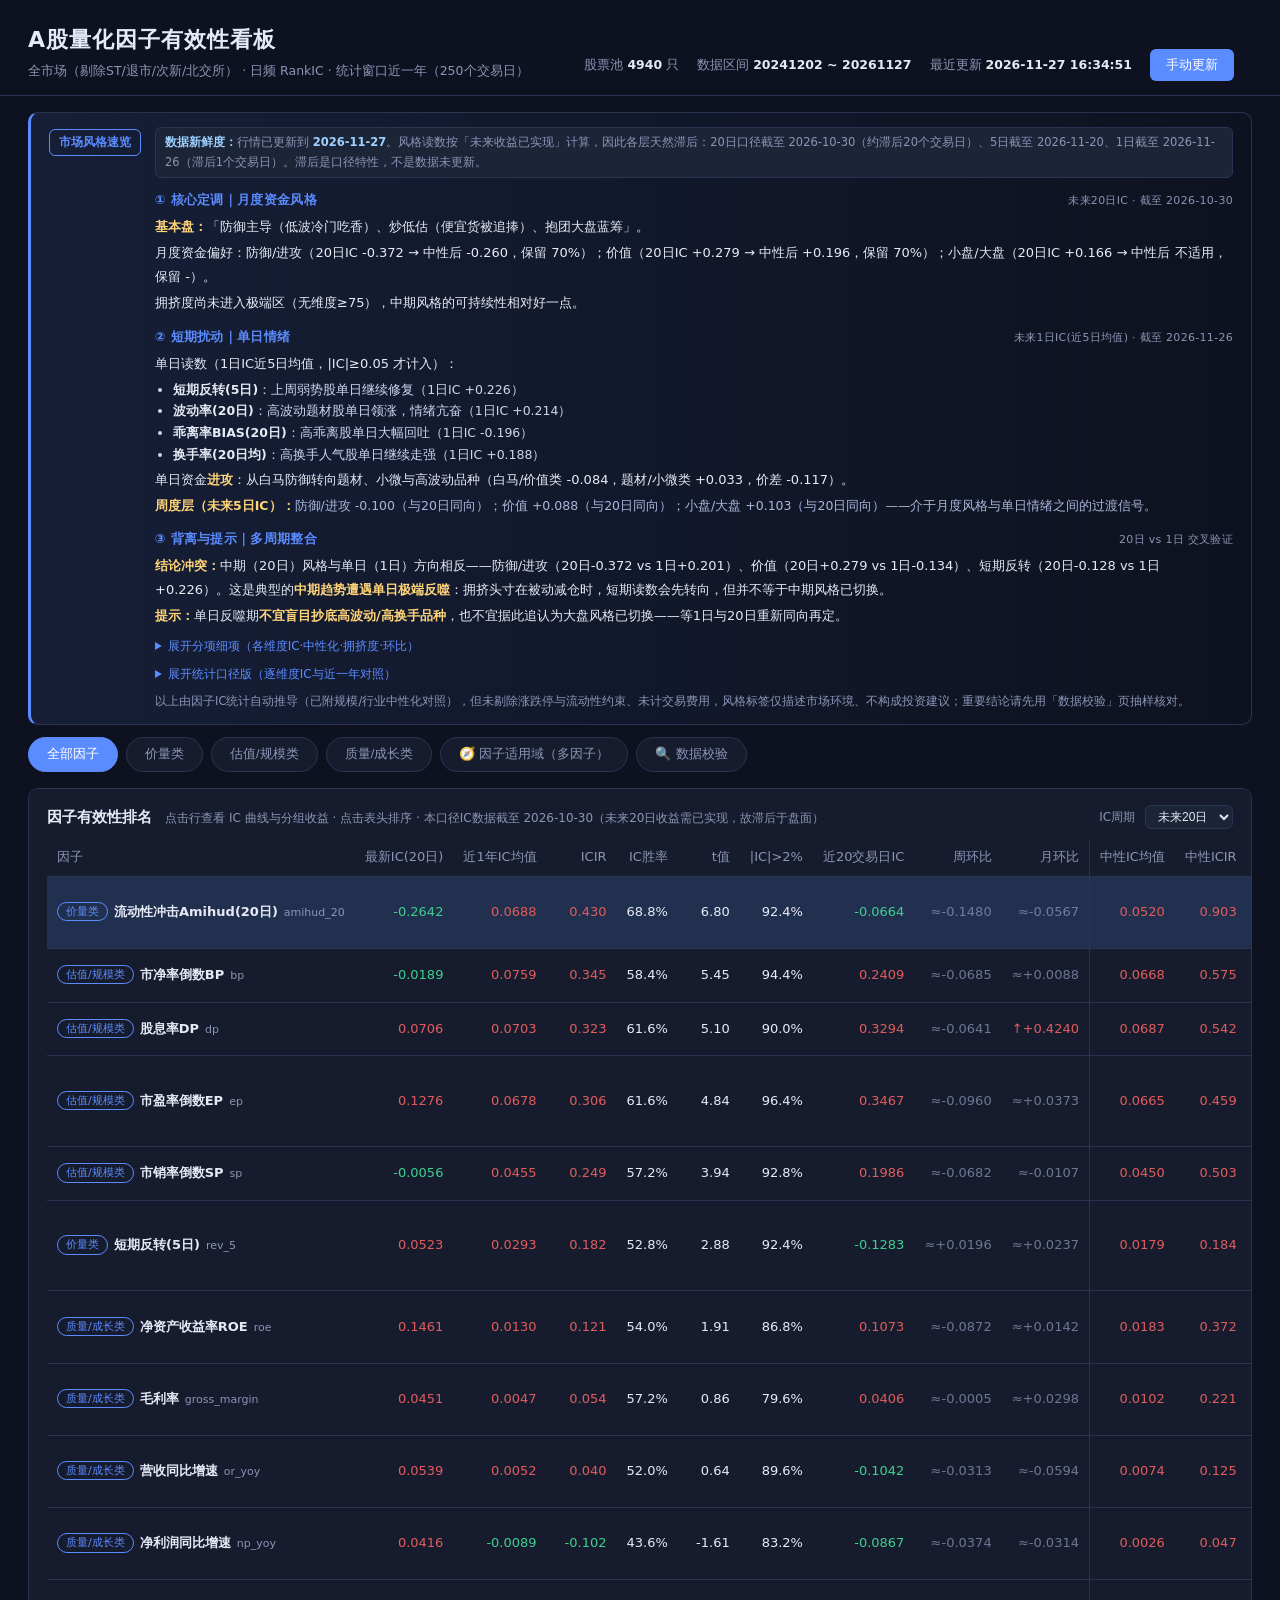
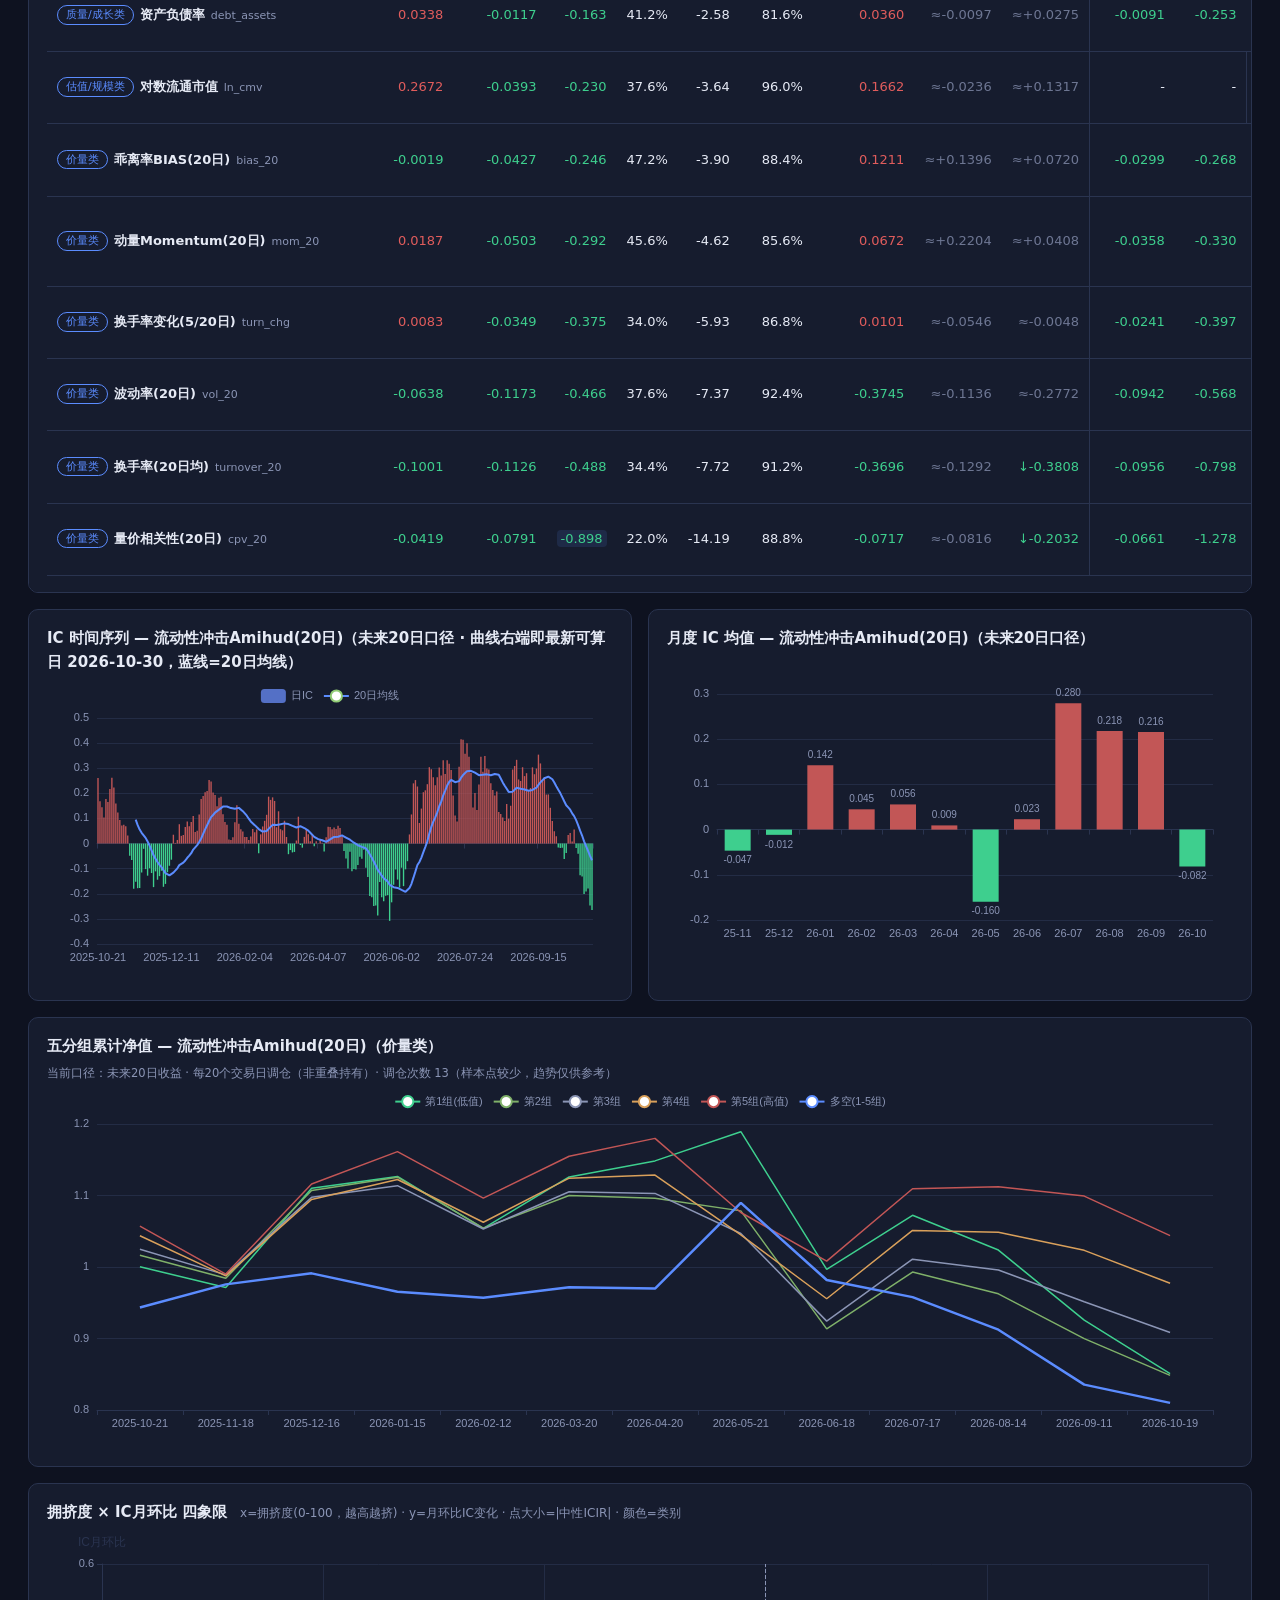
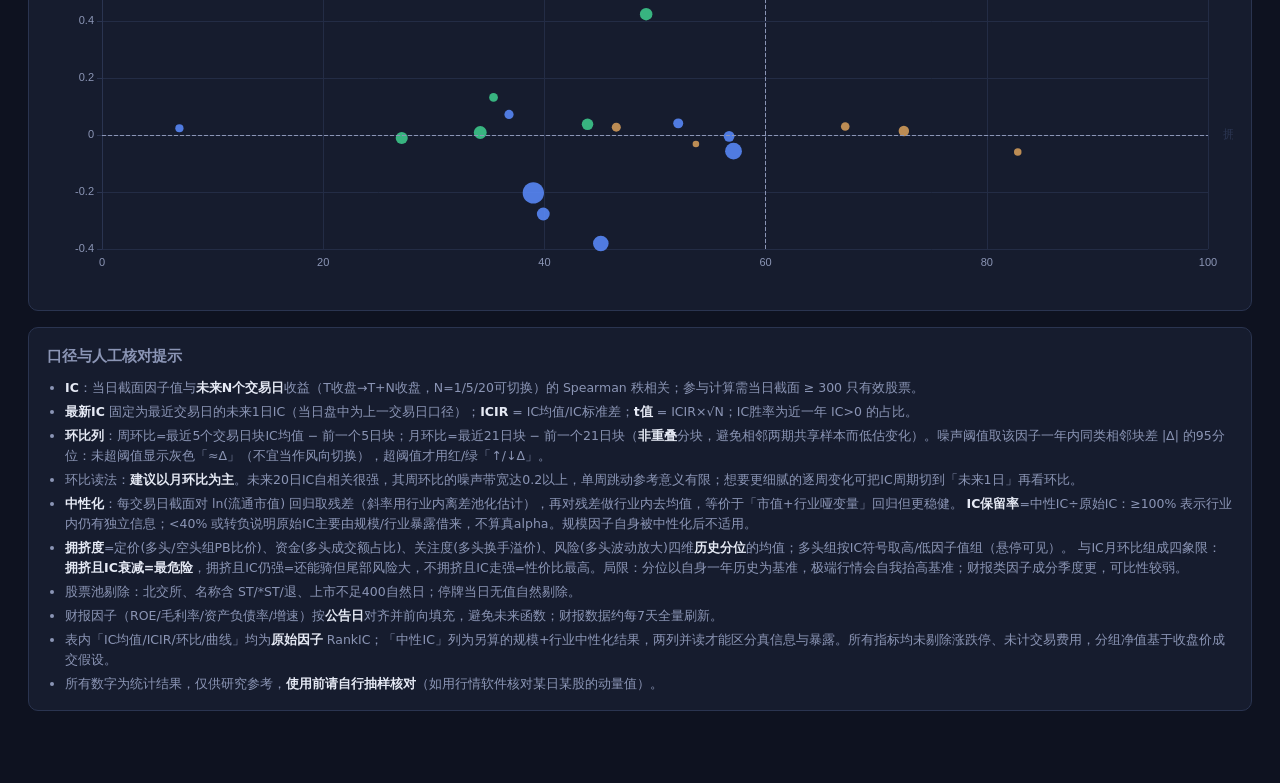
<file: index.html>
<!DOCTYPE html>
<html lang="zh-CN">
<head>
<meta charset="UTF-8">
<meta name="viewport" content="width=device-width, initial-scale=1">
<title>A股量化因子有效性看板</title>
<link rel="stylesheet" href="styles.css?v=13">
<script src="echarts.min.js"></script>
</head>
<body>
<header>
  <div class="brand">
    <h1>A股量化因子有效性看板</h1>
    <div class="sub">全市场（剔除ST/退市/次新/北交所） · 日频 RankIC · 统计窗口近一年（<span id="win"></span>个交易日）</div>
  </div>
  <div class="meta">
    <div>股票池 <b id="uniN">-</b> 只</div>
    <div>数据区间 <b id="dateRange">-</b></div>
    <div>最近更新 <b id="updatedAt">-</b></div>
    <button id="updBtn" onclick="triggerUpdate()">手动更新</button>
    <span id="updState" class="state"></span>
  </div>
</header>

<section class="style" id="styleBanner">
  <div class="styleTag">市场风格速览</div>
  <div class="styleBody">
    <div id="stylePlain" class="plain">加载中…</div>
    <details class="more"><summary>展开分项细项（各维度IC·中性化·拥挤度·环比）</summary>
      <div id="stylePlainDetail" class="plain"></div>
      <div id="styleChips" class="chips"></div>
    </details>
    <details class="more"><summary>展开统计口径版（逐维度IC与近一年对照）</summary>
      <div id="styleText" class="styleText"></div>
    </details>
    <div id="styleCaveat" class="caveat"></div>
  </div>
</section>

<nav id="catTabs">
  <button class="tab active" data-cat="all">全部因子</button>
  <button class="tab" data-cat="price_volume">价量类</button>
  <button class="tab" data-cat="valuation">估值/规模类</button>
  <button class="tab" data-cat="quality_growth">质量/成长类</button>
  <a class="tab verifyLink" href="cond.html">🧭 因子适用域（多因子）</a>
  <a class="tab verifyLink" href="verify.html">🔍 数据校验</a>
</nav>

<main>
  <section class="card wide">
    <h2>因子有效性排名 <span class="hint">点击行查看 IC 曲线与分组收益 · 点击表头排序 · <span id="hCut"></span></span>
      <span class="hSel">IC周期
        <select id="hSel">
          <option value="1">未来1日</option>
          <option value="5">未来5日</option>
          <option value="20" selected>未来20日</option>
        </select>
      </span>
    </h2>
    <table id="tbl">
      <thead><tr>
        <th data-k="name">因子</th>
        <th data-k="last_ic">最新IC</th>
        <th data-k="ic_mean">近1年IC均值</th>
        <th data-k="icir">ICIR</th>
        <th data-k="win_rate">IC胜率</th>
        <th data-k="t_stat">t值</th>
        <th data-k="ic_gt_002">|IC|&gt;2%</th>
        <th data-k="recent_mean">近20交易日IC</th>
        <th data-k="wow_delta" title="近5个交易日块IC均值 − 前一个5日块；灰色≈表示在噪声范围内">周环比</th>
        <th data-k="mom_delta" title="近21个交易日块IC均值 − 前一个21日块；灰色≈表示在噪声范围内">月环比</th>
        <th data-k="n_ic_mean" class="sep" title="剔除规模与行业暴露后的同口径IC均值">中性IC均值</th>
        <th data-k="n_icir" title="中性化后ICIR">中性ICIR</th>
        <th data-k="keep" title="中性IC均值÷原始IC均值：>100% 行业内仍有独立信息；<40% 说明原始IC主要由规模/行业暴露借来">IC保留率</th>
        <th data-k="crowd" class="sep" title="定价/资金/关注度/风险四维历史分位合成(0-100)；多头组方向按IC符号确定">拥挤度</th>
        <th>方向解读</th>
      </tr></thead>
      <tbody></tbody>
    </table>
  </section>

  <section class="grid">
    <div class="card"><h2 id="icTitle">IC 时间序列</h2><div id="icChart" class="chart"></div></div>
    <div class="card"><h2 id="moTitle">月度 IC 均值</h2><div id="moChart" class="chart"></div></div>
  </section>
  <section class="card wide">
    <h2 id="qTitle">五分组累计净值</h2><div class="qsub" id="qSub"></div>
    <div id="qChart" class="chart tall"></div>
  </section>

  <section class="card wide">
    <h2>拥挤度 × IC月环比 四象限 <span class="hint">x=拥挤度(0-100，越高越挤) · y=月环比IC变化 · 点大小=|中性ICIR| · 颜色=类别</span></h2>
    <div id="quadChart" class="chart tall"></div>
  </section>

  <section class="card wide note">
    <h2>口径与人工核对提示</h2>
    <ul>
      <li><b>IC</b>：当日截面因子值与<b>未来N个交易日</b>收益（T收盘→T+N收盘，N=1/5/20可切换）的 Spearman 秩相关；参与计算需当日截面 ≥ 300 只有效股票。</li>
      <li><b>最新IC</b> 固定为最近交易日的未来1日IC（当日盘中为上一交易日口径）；<b>ICIR</b> = IC均值/IC标准差；<b>t值</b> = ICIR×√N；IC胜率为近一年 IC&gt;0 的占比。</li>
      <li><b>环比列</b>：周环比=最近5个交易日块IC均值 − 前一个5日块；月环比=最近21日块 − 前一个21日块（<b>非重叠</b>分块，避免相邻两期共享样本而低估变化）。噪声阈值取该因子一年内同类相邻块差 |Δ| 的95分位：未超阈值显示灰色「≈Δ」（不宜当作风向切换），超阈值才用红/绿「↑/↓Δ」。</li>
      <li>环比读法：<b>建议以月环比为主</b>。未来20日IC自相关很强，其周环比的噪声带宽达0.2以上，单周跳动参考意义有限；想要更细腻的逐周变化可把IC周期切到「未来1日」再看环比。</li>
      <li><b>中性化</b>：每交易日截面对 ln(流通市值) 回归取残差（斜率用行业内离差池化估计），再对残差做行业内去均值，等价于「市值+行业哑变量」回归但更稳健。
        <b>IC保留率</b>=中性IC÷原始IC：&ge;100% 表示行业内仍有独立信息；&lt;40% 或转负说明原始IC主要由规模/行业暴露借来，不算真alpha。规模因子自身被中性化后不适用。</li>
      <li><b>拥挤度</b>=定价(多头/空头组PB比价)、资金(多头成交额占比)、关注度(多头换手溢价)、风险(多头波动放大)四维<b>历史分位</b>的均值；多头组按IC符号取高/低因子值组（悬停可见）。
        与IC月环比组成四象限：<b>拥挤且IC衰减=最危险</b>，拥挤且IC仍强=还能骑但尾部风险大，不拥挤且IC走强=性价比最高。局限：分位以自身一年历史为基准，极端行情会自我抬高基准；财报类因子成分季度更，可比性较弱。</li>
      <li>股票池剔除：北交所、名称含 ST/*ST/退、上市不足400自然日；停牌当日无值自然剔除。</li>
      <li>财报因子（ROE/毛利率/资产负债率/增速）按<b>公告日</b>对齐并前向填充，避免未来函数；财报数据约每7天全量刷新。</li>
      <li>表内「IC均值/ICIR/环比/曲线」均为<b>原始因子</b> RankIC；「中性IC」列为另算的规模+行业中性化结果，两列并读才能区分真信息与暴露。所有指标均未剔除涨跌停、未计交易费用，分组净值基于收盘价成交假设。</li>
      <li>所有数字为统计结果，仅供研究参考，<b>使用前请自行抽样核对</b>（如用行情软件核对某日某股的动量值）。</li>
    </ul>
  </section>
</main>
<script src="app.js?v=15"></script>
</body>
</html>
</file>
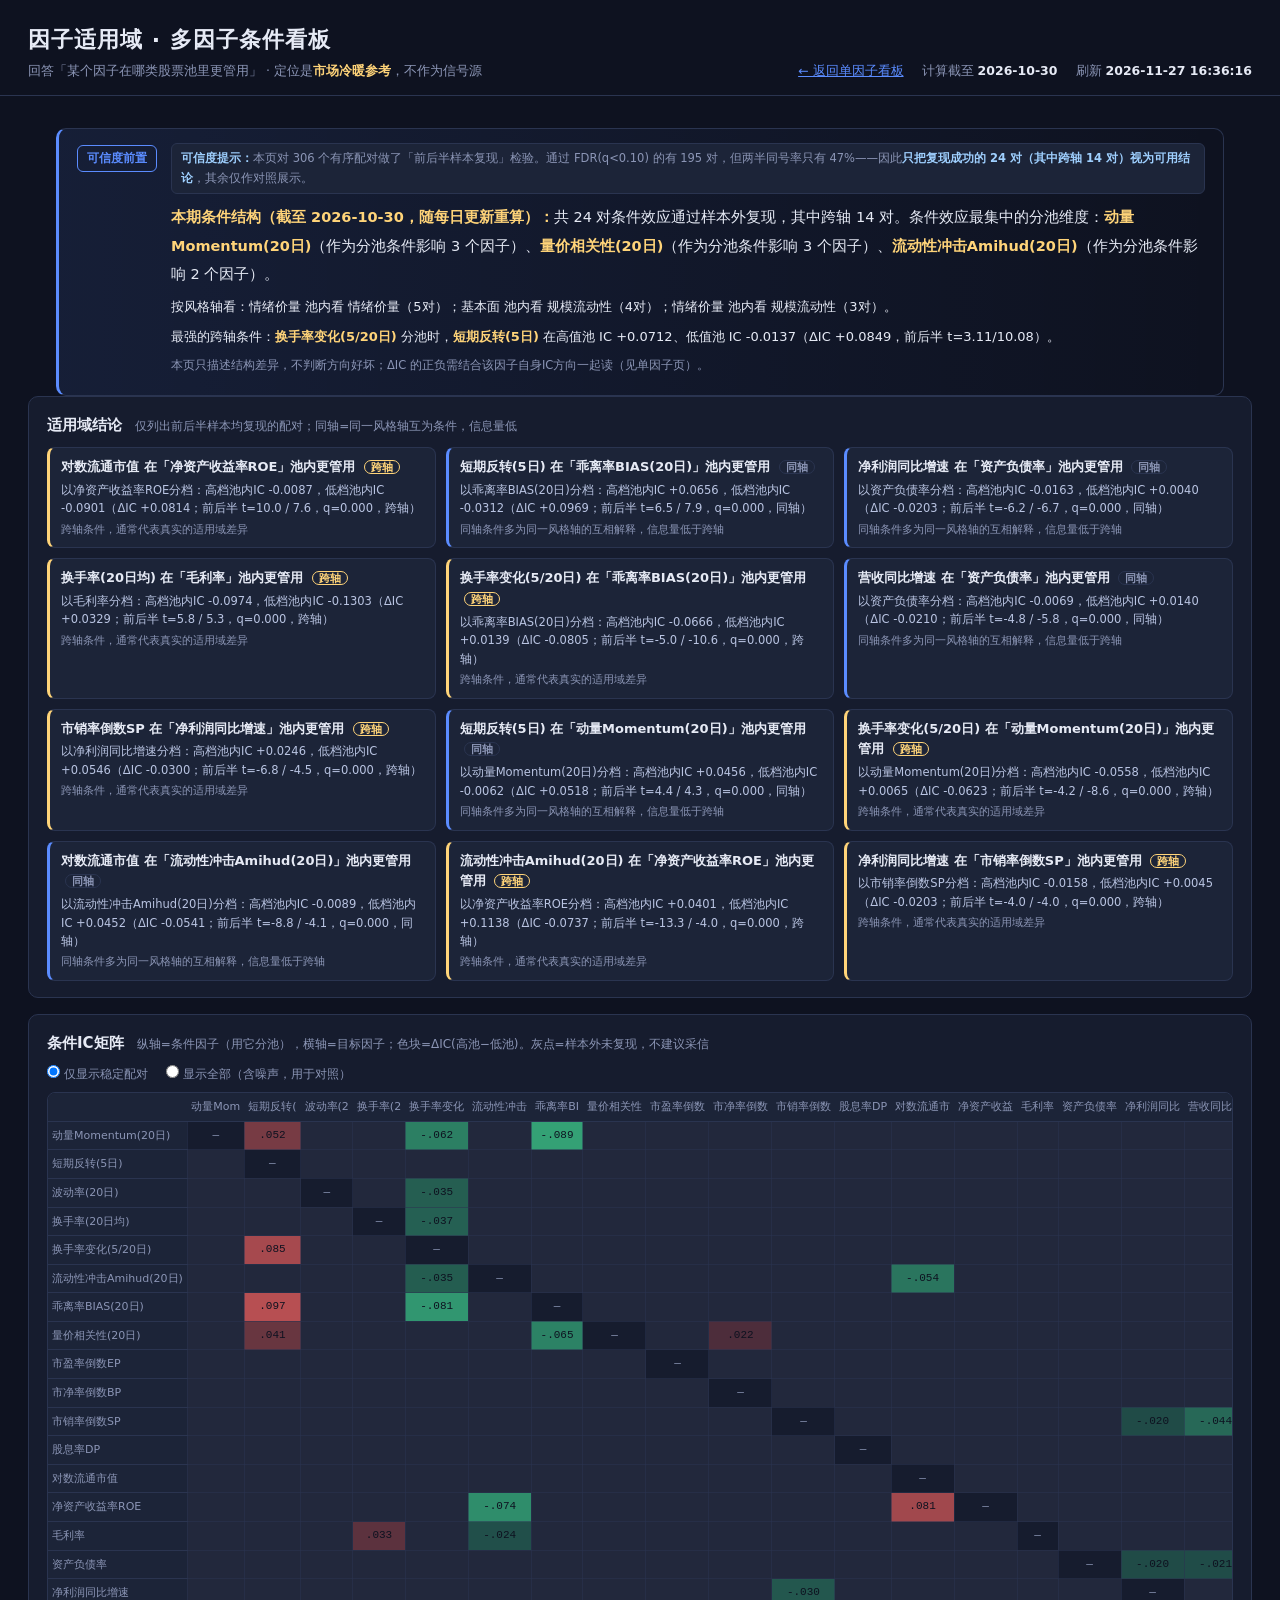
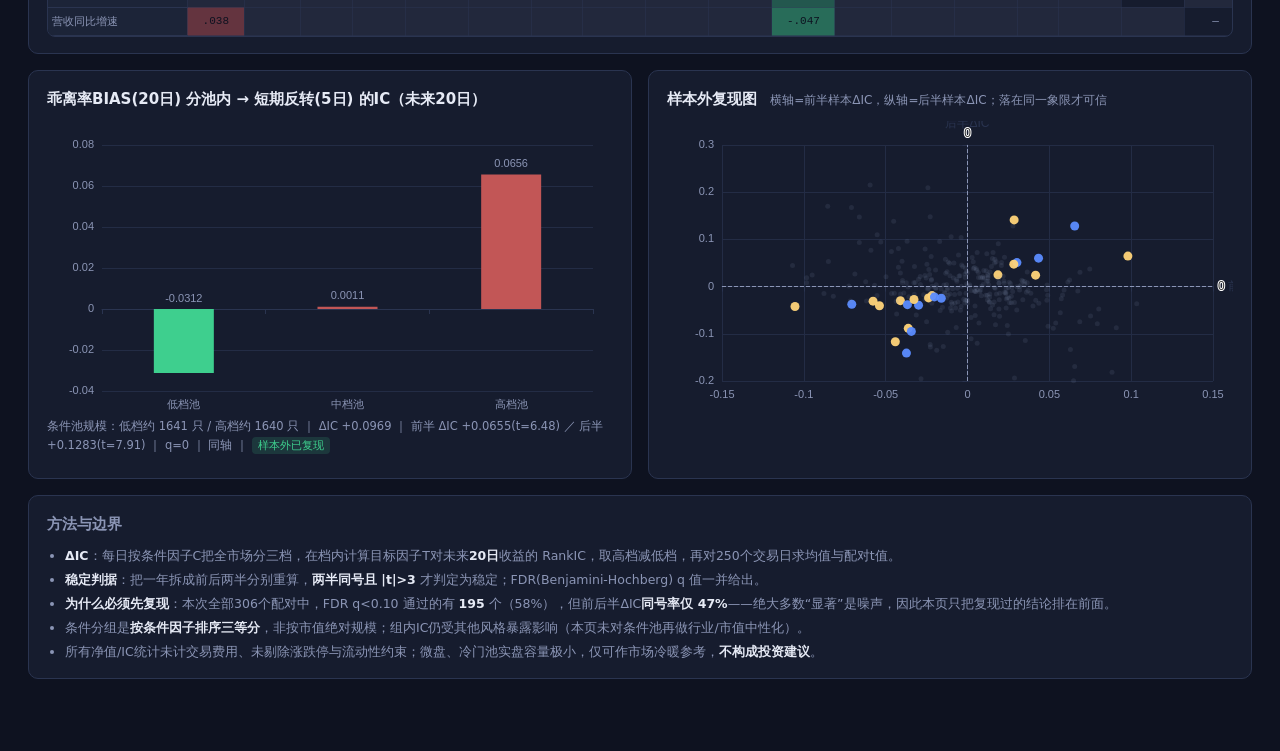
<file: cond.html>
<!DOCTYPE html>
<html lang="zh-CN">
<head>
<meta charset="UTF-8">
<meta name="viewport" content="width=device-width, initial-scale=1">
<title>因子适用域（多因子条件）— A股量化因子有效性看板</title>
<link rel="stylesheet" href="styles.css?v=13">
<script src="echarts.min.js"></script>
</head>
<body>
<header>
  <div class="brand">
    <h1>因子适用域 · 多因子条件看板</h1>
    <div class="sub">回答「某个因子在哪类股票池里更管用」 · 定位是<b style="color:#ffd479">市场冷暖参考</b>，不作为信号源</div>
  </div>
  <div class="meta">
    <div><a href="index.html" style="color:var(--acc)">← 返回单因子看板</a></div>
    <div>计算截至 <b id="asOf">-</b></div>
    <div>刷新 <b id="genAt">-</b></div>
  </div>
</header>

<main>
  <section class="style">
    <div class="styleTag">可信度前置</div>
    <div class="styleBody">
      <div class="fresh" id="credNote"></div>
      <div id="summaryLine" class="plain"></div>
    </div>
  </section>

  <section class="card wide">
    <h2>适用域结论 <span class="hint">仅列出前后半样本均复现的配对；同轴=同一风格轴互为条件，信息量低</span></h2>
    <div id="cards" class="cards"></div>
  </section>

  <section class="card wide">
    <h2>条件IC矩阵 <span class="hint">纵轴=条件因子（用它分池），横轴=目标因子；色块=ΔIC(高池−低池)。灰点=样本外未复现，不建议采信</span></h2>
    <div class="legend" id="matrixLegend">
      <label><input type="radio" name="mk" value="stable" checked> 仅显示稳定配对</label>
      <label><input type="radio" name="mk" value="all"> 显示全部（含噪声，用于对照）</label>
    </div>
    <div id="matrix" class="matrix"></div>
  </section>

  <section class="grid">
    <div class="card">
      <h2 id="barTitle">三档池内IC</h2>
      <div id="barChart" class="chart"></div>
      <div id="barHint" class="qsub"></div>
    </div>
    <div class="card">
      <h2>样本外复现图 <span class="hint">横轴=前半样本ΔIC，纵轴=后半样本ΔIC；落在同一象限才可信</span></h2>
      <div id="scatter" class="chart"></div>
    </div>
  </section>

  <section class="card wide note">
    <h2>方法与边界</h2>
    <ul>
      <li><b>ΔIC</b>：每日按条件因子C把全市场分三档，在档内计算目标因子T对未来<b>20日</b>收益的 RankIC，取高档减低档，再对250个交易日求均值与配对t值。</li>
      <li><b>稳定判据</b>：把一年拆成前后两半分别重算，<b>两半同号且 |t|&gt;3</b> 才判定为稳定；FDR(Benjamini-Hochberg) q 值一并给出。</li>
      <li><b>为什么必须先复现</b>：本次全部306个配对中，FDR q&lt;0.10 通过的有 <b id="nFdr">-</b> 个（58%），但前后半ΔIC<b>同号率仅 <span id="sameRate">-</span></b>——绝大多数“显著”是噪声，因此本页只把复现过的结论排在前面。</li>
      <li>条件分组是<b>按条件因子排序三等分</b>，非按市值绝对规模；组内IC仍受其他风格暴露影响（本页未对条件池再做行业/市值中性化）。</li>
      <li>所有净值/IC统计未计交易费用、未剔除涨跌停与流动性约束；微盘、冷门池实盘容量极小，仅可作市场冷暖参考，<b>不构成投资建议</b>。</li>
    </ul>
  </section>
</main>
<script src="cond.js?v=2"></script>
</body>
</html>
</file>
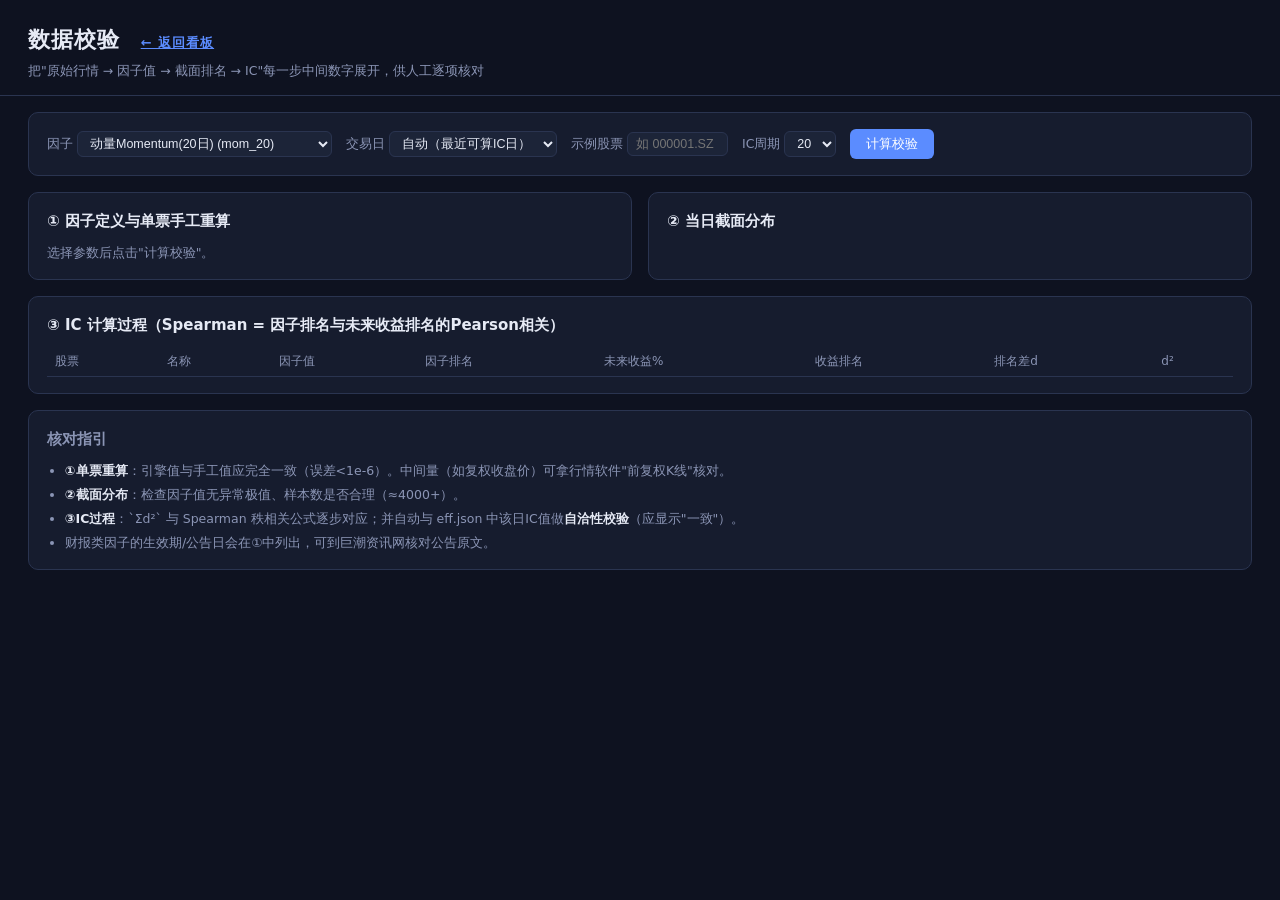
<file: verify.html>
<!DOCTYPE html>
<html lang="zh-CN">
<head>
<meta charset="UTF-8">
<meta name="viewport" content="width=device-width, initial-scale=1">
<title>数据校验 — A股量化因子有效性看板</title>
<link rel="stylesheet" href="styles.css?v=2">
<script src="echarts.min.js"></script>
</head>
<body>
<header>
  <div class="brand">
    <h1>数据校验 <a href="index.html" style="font-size:13px;color:var(--acc);margin-left:12px">← 返回看板</a></h1>
    <div class="sub">把"原始行情 → 因子值 → 截面排名 → IC"每一步中间数字展开，供人工逐项核对</div>
  </div>
</header>

<main>
  <section class="card wide">
    <div class="ctrls">
      <label>因子 <select id="fSel"></select></label>
      <label>交易日 <select id="dSel"></select></label>
      <label>示例股票 <input id="sInp" placeholder="如 000001.SZ" size="10"></label>
      <label>IC周期 <select id="hSel2"><option>1</option><option>5</option><option selected>20</option></select></label>
      <button id="goBtn" onclick="run()">计算校验</button>
      <a id="csvLink" class="tab verifyLink" style="display:none" href="#">下载全截面CSV</a>
      <span id="hint" class="state"></span>
    </div>
  </section>

  <section class="grid">
    <div class="card">
      <h2>① 因子定义与单票手工重算</h2>
      <div id="step1" class="note">选择参数后点击"计算校验"。</div>
    </div>
    <div class="card">
      <h2>② 当日截面分布</h2>
      <div id="step2" class="note"></div>
    </div>
  </section>

  <section class="card wide">
    <h2>③ IC 计算过程（Spearman = 因子排名与未来收益排名的Pearson相关）</h2>
    <div id="step3" class="note"></div>
    <div style="max-height:420px;overflow:auto;margin-top:8px">
      <table class="icTable" id="icTbl">
        <thead><tr><th>股票</th><th>名称</th><th>因子值</th><th>因子排名</th><th>未来收益%</th><th>收益排名</th><th>排名差d</th><th>d²</th></tr></thead>
        <tbody></tbody>
      </table>
    </div>
  </section>

  <section class="card wide note">
    <h2>核对指引</h2>
    <ul>
      <li><b>①单票重算</b>：引擎值与手工值应完全一致（误差&lt;1e-6）。中间量（如复权收盘价）可拿行情软件"前复权K线"核对。</li>
      <li><b>②截面分布</b>：检查因子值无异常极值、样本数是否合理（≈4000+）。</li>
      <li><b>③IC过程</b>：`Σd²` 与 Spearman 秩相关公式逐步对应；并自动与 eff.json 中该日IC值做<b>自洽性校验</b>（应显示"一致"）。</li>
      <li>财报类因子的生效期/公告日会在①中列出，可到巨潮资讯网核对公告原文。</li>
    </ul>
  </section>
</main>
<script src="verify.js?v=3"></script>
</body>
</html>
</file>
<file: styles.css>
:root{
  --bg:#0e1220;--card:#161c2e;--card2:#1c2438;--line:#2a3450;
  --tx:#e6eaf5;--dim:#8b95b5;--up:#e05c5c;--dn:#3ecf8e;--acc:#5b8cff;
}
*{box-sizing:border-box;margin:0;padding:0}
body{background:var(--bg);color:var(--tx);font:14px/1.6 "Microsoft YaHei",system-ui,sans-serif;padding-bottom:40px}
header{display:flex;justify-content:space-between;align-items:flex-end;flex-wrap:wrap;gap:12px;
  padding:22px 28px 14px;border-bottom:1px solid var(--line)}
header h1{font-size:22px;letter-spacing:1px}
header .sub{color:var(--dim);font-size:12.5px;margin-top:4px}
header .meta{display:flex;gap:18px;align-items:center;font-size:12.5px;color:var(--dim);flex-wrap:wrap}
header .meta b{color:var(--tx);font-weight:600}
#updBtn{background:var(--acc);color:#fff;border:0;border-radius:6px;padding:7px 16px;cursor:pointer;font-size:13px}
#updBtn:disabled{opacity:.5;cursor:default}
.state{font-size:12px;color:var(--dim)}
.state.ok{color:var(--dn)}.state.err{color:var(--up)}
#catTabs{display:flex;gap:8px;padding:12px 28px 0;flex-wrap:wrap}
.tab{background:var(--card);color:var(--dim);border:1px solid var(--line);border-radius:20px;
  padding:6px 18px;cursor:pointer;font-size:13px}
.tab.active{background:var(--acc);border-color:var(--acc);color:#fff}
main{padding:16px 28px}
.card{background:var(--card);border:1px solid var(--line);border-radius:10px;padding:16px 18px;margin-bottom:16px}
.card h2{font-size:15px;margin-bottom:10px}
.card h2 .hint{font-size:12px;color:var(--dim);font-weight:400;margin-left:8px}
.grid{display:grid;grid-template-columns:1fr 1fr;gap:16px}
@media(max-width:1000px){.grid{grid-template-columns:1fr}}
.chart{height:300px}.chart.tall{height:360px}
table{width:100%;border-collapse:collapse;font-size:13px}
th,td{padding:8px 10px;text-align:right;border-bottom:1px solid var(--line);white-space:nowrap}
th:first-child,td:first-child{text-align:left}
thead th{color:var(--dim);font-weight:500;cursor:pointer;user-select:none;position:sticky;top:0;background:var(--card)}
tbody tr{cursor:pointer}
tbody tr:hover{background:var(--card2)}
tbody tr.sel{background:#22304f}
td .fname{font-weight:600}
td .fcode{color:var(--dim);font-size:11px;margin-left:6px}
.pos{color:var(--up)}.neg{color:var(--dn)}
.good{background:rgba(91,140,255,.12);border-radius:4px;padding:1px 4px}
.note{font-size:12.5px;color:var(--dim)}
.note ul{padding-left:18px;display:grid;gap:4px}
.note b{color:var(--tx)}
.catLabel{display:inline-block;font-size:11px;color:var(--acc);border:1px solid var(--acc);
  border-radius:10px;padding:0 8px;margin-right:6px;vertical-align:1px}
.hSel{float:right;font-size:12px;color:var(--dim);font-weight:400}
.hSel select{background:var(--card2);color:var(--tx);border:1px solid var(--line);
  border-radius:6px;padding:3px 8px;font-size:12px;outline:none;margin-left:6px}
.verifyLink{text-decoration:none}
.icTable td,.icTable th{text-align:left;font-size:12px;padding:5px 8px}
.badge{display:inline-block;border-radius:4px;padding:0 6px;font-size:11px}
.badge.ok{background:rgba(62,207,142,.15);color:var(--dn)}
.badge.bad{background:rgba(224,92,92,.15);color:var(--up)}
.kv{display:grid;grid-template-columns:auto 1fr;gap:2px 14px;font-size:12.5px;margin:6px 0}
.kv span:nth-child(odd){color:var(--dim)}
/* 市场风格速览（页面顶端） */
.style{display:flex;gap:14px;align-items:flex-start;margin:16px 28px 0;padding:14px 18px;
  border:1px solid var(--line);border-left:3px solid var(--acc);border-radius:10px;
  background:linear-gradient(90deg,rgba(91,140,255,.10),rgba(91,140,255,0))}
.styleTag{flex:0 0 auto;font-size:12px;font-weight:600;color:var(--acc);border:1px solid var(--acc);
  border-radius:6px;padding:3px 9px;margin-top:2px;white-space:nowrap}
.styleBody{flex:1;min-width:0}
.styleText{font-size:13.5px;line-height:1.9}
.styleText b{color:#ffd479}
.chips{display:flex;flex-wrap:wrap;gap:6px;margin-top:10px}
.chip{font-size:11.5px;color:var(--dim);background:var(--card2);border:1px solid var(--line);
  border-radius:14px;padding:2px 10px}
.chip b{color:var(--tx);font-weight:600}
.chip.s-strong{border-color:var(--acc)}
.chip .flip{color:#ffd479}
.caveat{font-size:11.5px;color:var(--dim);margin-top:8px;line-height:1.6}
/* 校验页控件 */
.ctrls{display:flex;gap:14px;align-items:center;flex-wrap:wrap;font-size:12.5px}
.ctrls label{color:var(--dim)}
.ctrls select,.ctrls input{background:var(--card2);color:var(--tx);border:1px solid var(--line);
  border-radius:6px;padding:4px 8px;font-size:12.5px;outline:none}
.ctrls button{background:var(--acc);color:#fff;border:0;border-radius:6px;padding:6px 16px;cursor:pointer;font-size:13px}
/* 人话版评述 */
.plain{font-size:14px;line-height:2.0}
.plain b{color:#ffd479;font-weight:600}
.more{margin-top:8px;font-size:12px;color:var(--dim)}
.more summary{cursor:pointer;user-select:none;color:var(--acc)}
.more .styleText{margin-top:6px;font-size:12.5px;line-height:1.9;color:var(--dim)}
.more .styleText b{color:#ffd479}
.noise{color:var(--dim);opacity:.75}

table{table-layout:auto}
.card.wide{overflow-x:auto}
th.sep{border-left:1px solid var(--line)}
td.sep{border-left:1px solid var(--line)}
.keep-hi{color:#ffd479;font-weight:600}
.keep-lo{color:var(--dim)}
.crowd-hi{color:#ff9d5c;font-weight:600}
.crowd-mid{color:var(--tx)}
.crowd-lo{color:var(--dim)}
.na{color:var(--dim);opacity:.6}

/* 风格速览：先定调后细项 */
.lede{font-size:14.5px;line-height:1.95;margin-bottom:6px}
.lede b{color:#ffd479}
.lede2{font-size:13px;color:var(--tx);margin-bottom:4px}
.subline{font-size:12.5px;color:var(--dim);line-height:1.8;margin-bottom:6px}
.subline b{color:var(--tx)}
.plist{list-style:none;display:grid;gap:5px;margin:6px 0 4px;padding:0}
.plist li{font-size:13px;line-height:1.7;border-left:2px solid var(--line);padding-left:9px}
.plist li>b{color:var(--tx)}
.pdim{display:block;font-size:11.5px;color:var(--dim);margin-top:1px}
.pwhy{display:block;font-size:12.5px;color:#b9c4e2;margin-top:1px}
.vgline{font-size:12.5px;color:var(--dim);margin-top:4px}
.ptail{font-size:11px;color:var(--dim);opacity:.8;margin-top:6px;line-height:1.6}

/* 多周期分层风格总结 */
.layer{margin-bottom:9px}
.ltitle{font-size:12.5px;color:var(--acc);font-weight:600;margin-bottom:3px;letter-spacing:.3px}
.lsub{font-size:13px;line-height:1.85;margin:2px 0}
.lsub b{color:#ffd479}
.lul{margin:2px 0 2px 18px;padding:0}
.lul li{font-size:12.5px;line-height:1.75;color:#cdd6ef;list-style:disc}
.lul li b{color:var(--tx)}
.lrisk{color:#ffb08a}
.lrisk b{color:#ff9d5c}
.fake{color:var(--dim);font-size:11.5px}
.lwk{color:#a9b6d9;font-size:12.5px}
.ldate{color:var(--dim);font-size:11.5px}
.lsub .fake{color:var(--dim)}

/* 数据新鲜度与各层滞后标注 */
.fresh{font-size:11.5px;color:var(--dim);line-height:1.7;background:var(--card2);border:1px solid var(--line);
  border-radius:6px;padding:5px 9px;margin-bottom:9px}
.fresh b{color:#9fd0ff}
.ltitle{display:flex;justify-content:space-between;align-items:baseline;gap:10px;flex-wrap:wrap}
.lag{font-size:11px;color:var(--dim);font-weight:400}
.qsub{font-size:11.5px;color:var(--dim);margin:-4px 0 8px}

/* 因子适用域页 */
.legend{display:flex;gap:18px;font-size:12px;color:var(--dim);margin-bottom:8px}
.legend label{cursor:pointer}
.matrix{overflow:auto;border:1px solid var(--line);border-radius:8px}
table.mx{border-collapse:collapse;width:100%;font-size:11px}
table.mx th{background:var(--card2);color:var(--dim);font-weight:400;padding:5px 4px;text-align:center;
  border-bottom:1px solid var(--line);position:static;cursor:default;white-space:nowrap;min-width:34px}
table.mx tr th:first-child{text-align:left;position:sticky;left:0;z-index:2;min-width:104px}
table.mx td{padding:5px 4px;text-align:center;border:1px solid rgba(42,52,80,.55);cursor:pointer;color:#0e1220;font-family:ui-monospace,Consolas,monospace}
table.mx td.dim{background:rgba(139,149,181,.10);color:transparent}
table.mx td.dim:hover{color:var(--dim)}
table.mx td.diag,table.mx td.none{background:transparent;color:var(--dim);cursor:default}
.cards{display:grid;grid-template-columns:repeat(auto-fill,minmax(330px,1fr));gap:10px}
.carditem{background:var(--card2);border:1px solid var(--line);border-left:3px solid var(--acc);border-radius:8px;padding:9px 11px}
.carditem.cross{border-left-color:#ffd479}
.carditem .ctitle{font-size:13px;font-weight:600}
.carditem .axtag{font-size:10.5px;color:var(--dim);border:1px solid var(--line);border-radius:8px;padding:0 6px;margin-left:4px}
.carditem.cross .axtag{color:#ffd479;border-color:#ffd479}
.carditem .ctext{font-size:11.5px;color:#b9c4e2;margin-top:3px;line-height:1.6}
.carditem .cnote{font-size:11px;color:var(--dim);margin-top:3px}
</file>
